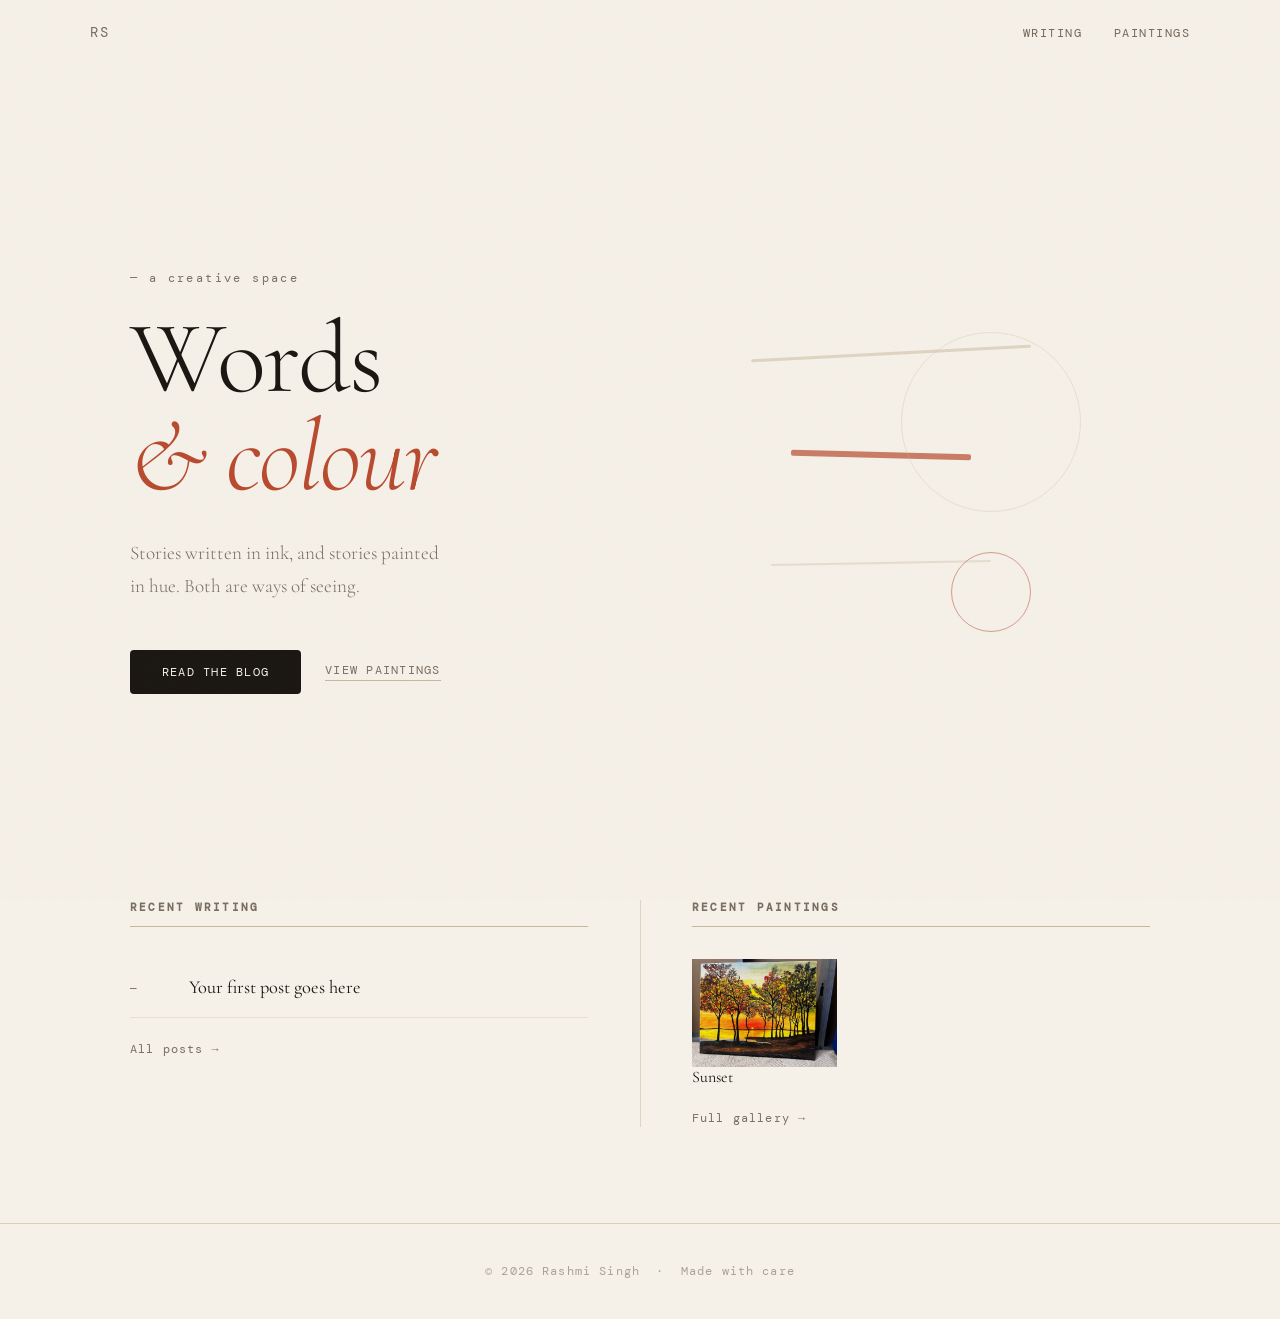
<file: index.html>
<!DOCTYPE html>
<html lang="en">
<head>
  <meta charset="UTF-8" />
  <meta name="viewport" content="width=device-width, initial-scale=1.0"/>
  <title>Rashmi Singh — Words & Art</title>
  <link rel="preconnect" href="https://fonts.googleapis.com">
  <link href="https://fonts.googleapis.com/css2?family=Cormorant+Garamond:ital,wght@0,300;0,400;0,600;1,300;1,400&family=DM+Mono:wght@300;400&display=swap" rel="stylesheet">
  <link rel="stylesheet" href="assets/css/styles.css">
</head>
<body>
  <div class="noise"></div>
  <header class="site-header">
    <div class="header-inner">
      <a href="index.html" class="wordmark">RS</a>
      <nav>
        <a href="blogs/index.html">Writing</a>
        <a href="paintings/index.html">Paintings</a>
      </nav>
    </div>
  </header>
  <main class="hero">
    <div class="hero-text">
      <p class="eyebrow">— a creative space</p>
      <h1>Words<br/><em>&amp; colour</em></h1>
      <p class="tagline">Stories written in ink, and stories painted in hue. Both are ways of seeing.</p>
      <div class="cta-row">
        <a href="blogs/index.html" class="cta-primary">Read the blog</a>
        <a href="paintings/index.html" class="cta-secondary">View paintings</a>
      </div>
    </div>
    <div class="hero-visual">
      <div class="canvas-deco">
        <div class="stroke s1"></div>
        <div class="stroke s2"></div>
        <div class="stroke s3"></div>
        <div class="circle c1"></div>
        <div class="circle c2"></div>
      </div>
    </div>
  </main>
  <section class="recent-row">
    <div class="recent-col">
      <h2 class="section-label">Recent Writing</h2>
      <ul class="post-list" id="recent-blogs">
        <li class="post-item placeholder">
          <span class="post-date">—</span>
          <a href="blogs/posts/_template.html" class="post-title">Your first post goes here</a>
        </li>
      </ul>
      <a href="blogs/index.html" class="see-all">All posts →</a>
    </div>
    <div class="divider-v"></div>
    <div class="recent-col">
      <h2 class="section-label">Recent Paintings</h2>
      <div class="thumb-grid" id="recent-paintings">
        <a href="paintings/index.html" class="thumb-link">
          <img
            src="paintings/images/Sunset.jpg"
            alt="Sunset — a painting by Rashmi Singh"
            class="thumb-img"
          />
          <span class="thumb-caption">Sunset</span>
        </a>
      </div>
      <a href="paintings/index.html" class="see-all">Full gallery →</a>
    </div>
  </section>
  <footer class="site-footer">
    <p>© <span id="yr"></span> Rashmi Singh &nbsp;·&nbsp; Made with care</p>
  </footer>
  <script src="assets/js/main.js"></script>
  <script>document.getElementById('yr').textContent = new Date().getFullYear();</script>
</body>
</html>
</file>
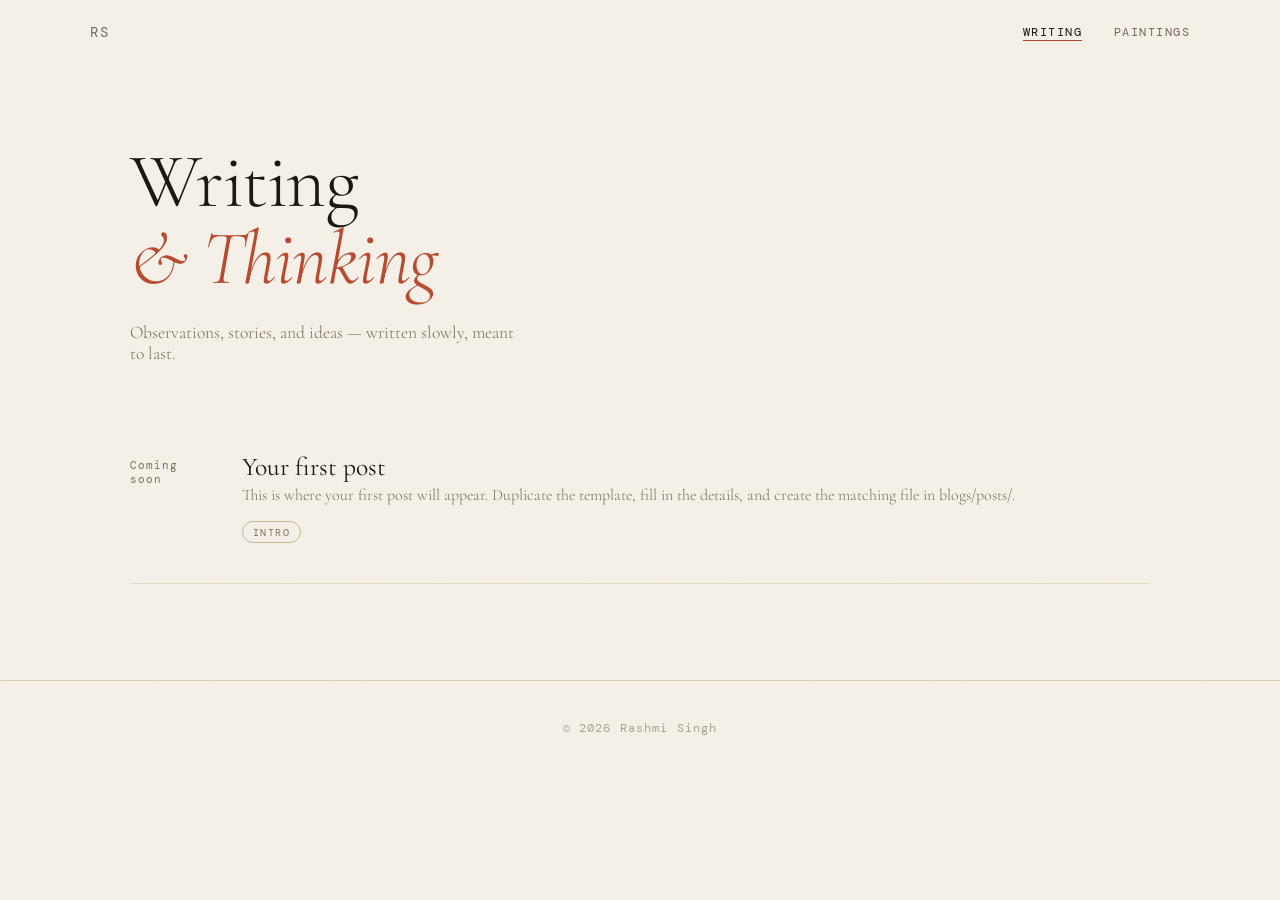
<file: blogs/index.html>
<!DOCTYPE html>
<html lang="en">
<head>
  <meta charset="UTF-8"/>
  <meta name="viewport" content="width=device-width, initial-scale=1.0"/>
  <title>Writing — Rashmi Singh</title>
  <link rel="preconnect" href="https://fonts.googleapis.com">
  <link href="https://fonts.googleapis.com/css2?family=Cormorant+Garamond:ital,wght@0,300;0,400;0,600;1,300;1,400&family=DM+Mono:wght@300;400&display=swap" rel="stylesheet">
  <link rel="stylesheet" href="../assets/css/styles.css">
</head>
<body>
  <div class="noise"></div>
  <header class="site-header">
    <div class="header-inner">
      <a href="../index.html" class="wordmark">RS</a>
      <nav>
        <a href="../blogs/index.html">Writing</a>
        <a href="../paintings/index.html">Paintings</a>
      </nav>
    </div>
  </header>
  <section class="page-hero">
    <h1>Writing<br/><em>&amp; Thinking</em></h1>
    <p>Observations, stories, and ideas — written slowly, meant to last.</p>
  </section>
  <ul class="blog-list">
    <li class="blog-entry">
      <span class="blog-entry-date">Coming<br/>soon</span>
      <div>
        <a href="posts/_template.html" class="blog-entry-title">Your first post</a>
        <p class="blog-entry-excerpt">This is where your first post will appear. Duplicate the template, fill in the details, and create the matching file in blogs/posts/.</p>
        <span class="blog-entry-tag">intro</span>
      </div>
    </li>
  </ul>
  <footer class="site-footer">
    <p>© <span id="yr"></span> Rashmi Singh</p>
  </footer>
  <script src="../assets/js/main.js"></script>
  <script>document.getElementById('yr').textContent = new Date().getFullYear();</script>
</body>
</html>
</file>
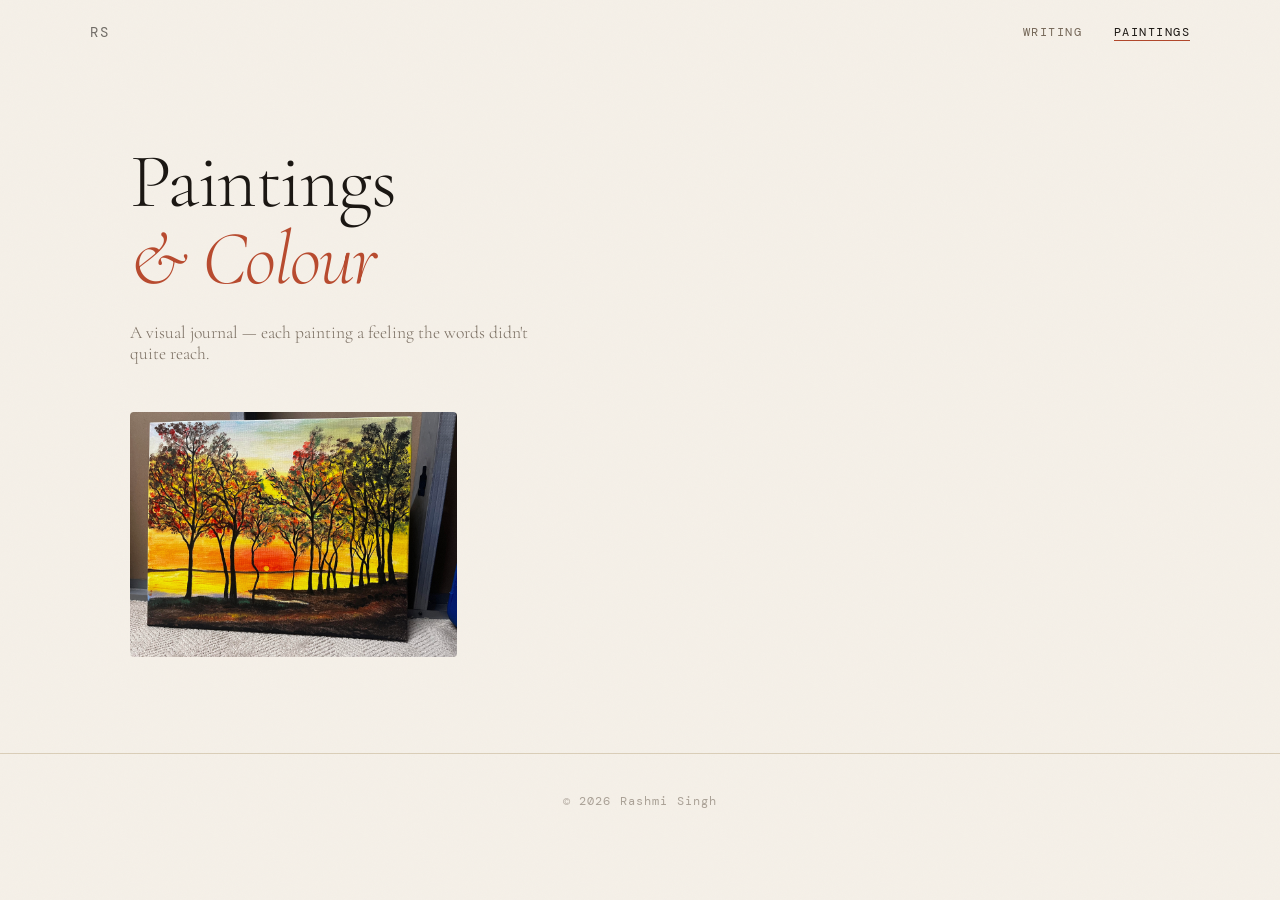
<file: paintings/index.html>
<!DOCTYPE html>
<html lang="en">
<head>
  <meta charset="UTF-8"/>
  <meta name="viewport" content="width=device-width, initial-scale=1.0"/>
  <title>Paintings — Rashmi Singh</title>
  <link rel="preconnect" href="https://fonts.googleapis.com">
  <link href="https://fonts.googleapis.com/css2?family=Cormorant+Garamond:ital,wght@0,300;0,400;0,600;1,300;1,400&family=DM+Mono:wght@300;400&display=swap" rel="stylesheet">
  <link rel="stylesheet" href="../assets/css/styles.css">
</head>
<body>
  <div class="noise"></div>
  <header class="site-header">
    <div class="header-inner">
      <a href="../index.html" class="wordmark">RS</a>
      <nav>
        <a href="../blogs/index.html">Writing</a>
        <a href="../paintings/index.html">Paintings</a>
      </nav>
    </div>
  </header>
  <section class="page-hero">
    <h1>Paintings<br/><em>&amp; Colour</em></h1>
    <p>A visual journal — each painting a feeling the words didn't quite reach.</p>
  </section>
  <div class="gallery-grid">
    <div class="gallery-item">
      <img src="images/Sunset.jpg" alt="Sunset through the trees" loading="lazy" />
      <div class="gallery-caption">
        <span class="gallery-caption-text">Sunset, 2025 — Acrylic on Canvas</span>
      </div>
    </div>
  </div>
  <footer class="site-footer">
    <p>© <span id="yr"></span> Rashmi Singh</p>
  </footer>
  <script src="../assets/js/main.js"></script>
  <script>document.getElementById('yr').textContent = new Date().getFullYear();</script>
</body>
</html>
</file>
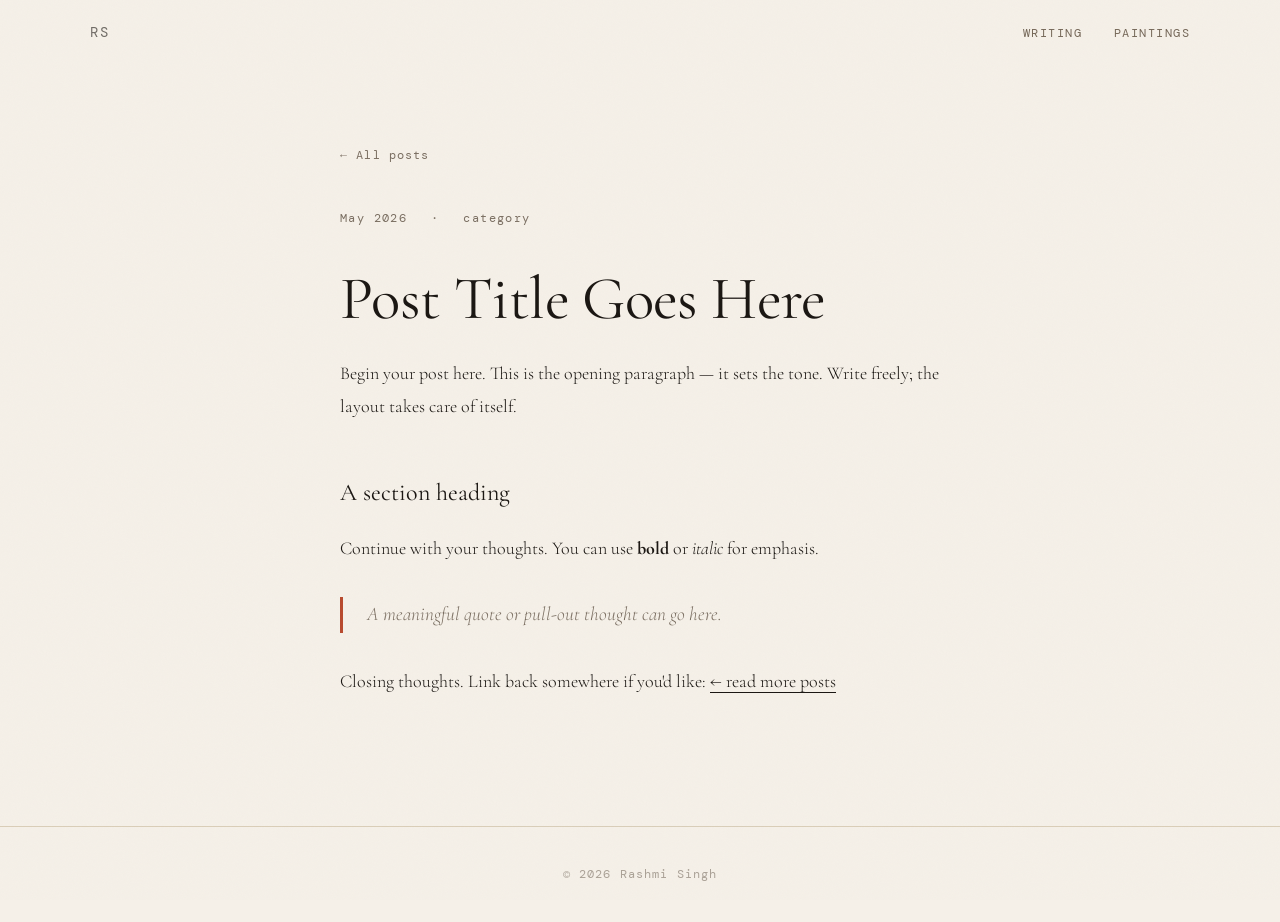
<file: blogs/posts/_template.html>
<!DOCTYPE html>
<html lang="en">
<head>
  <meta charset="UTF-8"/>
  <meta name="viewport" content="width=device-width, initial-scale=1.0"/>
  <!-- ✏️ Change this title for each post -->
  <title>Post Title — Rashmi Singh</title>
  <link rel="preconnect" href="https://fonts.googleapis.com">
  <link href="https://fonts.googleapis.com/css2?family=Cormorant+Garamond:ital,wght@0,300;0,400;0,600;1,300;1,400&family=DM+Mono:wght@300;400&display=swap" rel="stylesheet">
  <link rel="stylesheet" href="../../assets/css/styles.css">
</head>
<body>

  <div class="noise"></div>

  <header class="site-header">
    <div class="header-inner">
      <a href="../../index.html" class="wordmark">RS</a>
      <nav>
        <a href="../../blogs/index.html">Writing</a>
        <a href="../../paintings/index.html">Paintings</a>
      </nav>
    </div>
  </header>

  <article class="post-container">

    <a href="../index.html" class="back-link">← All posts</a>

    <div class="post-meta">
      <!-- ✏️ Update date and tag -->
      <span>May 2026</span>
      <span>·</span>
      <span>category</span>
    </div>

    <!-- ✏️ Your post title -->
    <h1>Post Title Goes Here</h1>

    <div class="post-body">

      <!-- ✏️ Write your post content below using standard HTML -->

      <p>
        Begin your post here. This is the opening paragraph — it sets the tone.
        Write freely; the layout takes care of itself.
      </p>

      <h2>A section heading</h2>

      <p>
        Continue with your thoughts. You can use <strong>bold</strong> or
        <em>italic</em> for emphasis.
      </p>

      <blockquote>
        A meaningful quote or pull-out thought can go here.
      </blockquote>

      <p>
        Closing thoughts. Link back somewhere if you'd like:
        <a href="../index.html" style="border-bottom:1px solid currentColor;">← read more posts</a>
      </p>

    </div>

  </article>

  <footer class="site-footer">
    <p>© <span id="yr"></span> Rashmi Singh</p>
  </footer>

  <script src="../../assets/js/main.js"></script>
  <script>document.getElementById('yr').textContent = new Date().getFullYear();</script>
</body>
</html>
</file>
<file: assets/css/styles.css>
/* ===== DESIGN TOKENS ===== */
:root {
  --ink:       #1a1612;
  --paper:     #f5f0e8;
  --warm-mid:  #c8b89a;
  --accent:    #b84a2e;
  --muted:     #7a6e61;
  --serif:     'Cormorant Garamond', Georgia, serif;
  --mono:      'DM Mono', monospace;
  --radius:    4px;
  --max-w:     1100px;
  --ease:      cubic-bezier(0.25, 0.46, 0.45, 0.94);
}

/* ===== RESET ===== */
*, *::before, *::after { box-sizing: border-box; margin: 0; padding: 0; }
html { scroll-behavior: smooth; }
body {
  font-family: var(--serif);
  background: var(--paper);
  color: var(--ink);
  min-height: 100vh;
  overflow-x: hidden;
}
a { color: inherit; text-decoration: none; }
img { display: block; max-width: 100%; }

/* ===== NOISE OVERLAY ===== */
.noise {
  pointer-events: none;
  position: fixed;
  inset: 0;
  z-index: 999;
  opacity: 0.025;
  background-image: url("data:image/svg+xml,%3Csvg viewBox='0 0 200 200' xmlns='http://www.w3.org/2000/svg'%3E%3Cfilter id='n'%3E%3CfeTurbulence type='fractalNoise' baseFrequency='0.9' numOctaves='4' stitchTiles='stitch'/%3E%3C/filter%3E%3Crect width='100%25' height='100%25' filter='url(%23n)'/%3E%3C/svg%3E");
  background-size: 150px;
}

/* ===== HEADER ===== */
.site-header {
  position: fixed;
  top: 0; left: 0; right: 0;
  z-index: 100;
  mix-blend-mode: multiply;
  padding: 1.5rem 2.5rem;
}
.header-inner {
  max-width: var(--max-w);
  margin: 0 auto;
  display: flex;
  justify-content: space-between;
  align-items: center;
}
.wordmark {
  font-family: var(--mono);
  font-size: 0.85rem;
  letter-spacing: 0.15em;
  color: var(--ink);
  opacity: 0.6;
  transition: opacity 0.2s;
}
.wordmark:hover { opacity: 1; }
nav { display: flex; gap: 2rem; }
nav a {
  font-family: var(--mono);
  font-size: 0.75rem;
  letter-spacing: 0.12em;
  text-transform: uppercase;
  color: var(--muted);
  transition: color 0.2s;
  position: relative;
}
nav a::after {
  content: '';
  position: absolute;
  bottom: -2px; left: 0; right: 0;
  height: 1px;
  background: var(--accent);
  transform: scaleX(0);
  transform-origin: left;
  transition: transform 0.3s var(--ease);
}
nav a:hover { color: var(--ink); }
nav a:hover::after { transform: scaleX(1); }

/* ===== HERO ===== */
.hero {
  min-height: 100vh;
  display: grid;
  grid-template-columns: 1fr 1fr;
  align-items: center;
  max-width: var(--max-w);
  margin: 0 auto;
  padding: 8rem 2.5rem 4rem;
  gap: 4rem;
}
.eyebrow {
  font-family: var(--mono);
  font-size: 0.75rem;
  letter-spacing: 0.2em;
  color: var(--muted);
  margin-bottom: 1.5rem;
}
.hero-text h1 {
  font-size: clamp(4rem, 8vw, 7rem);
  font-weight: 300;
  line-height: 0.95;
  letter-spacing: -0.02em;
  margin-bottom: 2rem;
}
.hero-text h1 em {
  font-style: italic;
  color: var(--accent);
}
.tagline {
  font-size: 1.2rem;
  font-weight: 300;
  color: var(--muted);
  line-height: 1.7;
  max-width: 36ch;
  margin-bottom: 3rem;
}
.cta-row { display: flex; gap: 1.5rem; align-items: center; flex-wrap: wrap; }
.cta-primary {
  font-family: var(--mono);
  font-size: 0.78rem;
  letter-spacing: 0.1em;
  text-transform: uppercase;
  background: var(--ink);
  color: var(--paper);
  padding: 0.85rem 2rem;
  border-radius: var(--radius);
  transition: background 0.2s, transform 0.2s;
}
.cta-primary:hover { background: var(--accent); transform: translateY(-1px); }
.cta-secondary {
  font-family: var(--mono);
  font-size: 0.78rem;
  letter-spacing: 0.1em;
  text-transform: uppercase;
  color: var(--muted);
  border-bottom: 1px solid var(--warm-mid);
  padding-bottom: 2px;
  transition: color 0.2s, border-color 0.2s;
}
.cta-secondary:hover { color: var(--ink); border-color: var(--ink); }

/* ===== HERO VISUAL / DECO ===== */
.hero-visual {
  display: flex;
  align-items: center;
  justify-content: center;
  animation: fadeUp 1.2s var(--ease) 0.3s both;
}
.canvas-deco {
  position: relative;
  width: 360px;
  height: 420px;
}
.stroke {
  position: absolute;
  border-radius: 2px;
  background: var(--warm-mid);
}
.s1 { width: 280px; height: 3px; top: 80px; left: 20px; opacity: 0.5; transform: rotate(-3deg); }
.s2 { width: 180px; height: 6px; top: 180px; left: 60px; background: var(--accent); opacity: 0.7; transform: rotate(1.5deg); }
.s3 { width: 220px; height: 2px; top: 290px; left: 40px; opacity: 0.35; transform: rotate(-1deg); }
.circle {
  position: absolute;
  border-radius: 50%;
  border: 1.5px solid var(--warm-mid);
}
.c1 { width: 180px; height: 180px; top: 60px; right: 10px; opacity: 0.3; }
.c2 { width: 80px; height: 80px; bottom: 60px; right: 60px; border-color: var(--accent); opacity: 0.5; }

/* ===== RECENT ROW ===== */
.recent-row {
  max-width: var(--max-w);
  margin: 0 auto 6rem;
  padding: 0 2.5rem;
  display: grid;
  grid-template-columns: 1fr 40px 1fr;
  gap: 2rem;
}
.divider-v {
  border-left: 1px solid var(--warm-mid);
  margin: 0 auto;
  opacity: 0.5;
}
.section-label {
  font-family: var(--mono);
  font-size: 0.7rem;
  letter-spacing: 0.2em;
  text-transform: uppercase;
  color: var(--muted);
  margin-bottom: 2rem;
  padding-bottom: 0.75rem;
  border-bottom: 1px solid var(--warm-mid);
}
.post-list { list-style: none; }
.post-item {
  display: flex;
  gap: 1.5rem;
  align-items: baseline;
  padding: 1rem 0;
  border-bottom: 1px solid rgba(200,184,154,0.3);
}
.post-date {
  font-family: var(--mono);
  font-size: 0.7rem;
  color: var(--muted);
  min-width: 5ch;
  white-space: nowrap;
}
.post-title {
  font-size: 1.15rem;
  font-weight: 400;
  line-height: 1.4;
  transition: color 0.2s;
}
.post-title:hover { color: var(--accent); }
.see-all {
  display: inline-block;
  margin-top: 1.5rem;
  font-family: var(--mono);
  font-size: 0.72rem;
  letter-spacing: 0.1em;
  color: var(--muted);
  transition: color 0.2s;
}
.see-all:hover { color: var(--accent); }

/* ===== THUMB GRID ===== */
.thumb-grid {
  display: grid;
  grid-template-columns: repeat(auto-fill, minmax(120px, 1fr));
  gap: 0.75rem;
}
.thumb-placeholder {
  aspect-ratio: 4/5;
  background: var(--warm-mid);
  opacity: 0.2;
  border-radius: var(--radius);
  display: flex;
  align-items: center;
  justify-content: center;
  font-family: var(--mono);
  font-size: 0.65rem;
  color: var(--muted);
}
.painting-thumb {
  aspect-ratio: 4/5;
  object-fit: cover;
  border-radius: var(--radius);
  transition: transform 0.3s var(--ease), box-shadow 0.3s;
}
.painting-thumb:hover {
  transform: translateY(-4px);
  box-shadow: 0 12px 32px rgba(26,22,18,0.15);
}

/* ===== FOOTER ===== */
.site-footer {
  text-align: center;
  padding: 2.5rem;
  font-family: var(--mono);
  font-size: 0.72rem;
  letter-spacing: 0.1em;
  color: var(--muted);
  border-top: 1px solid var(--warm-mid);
  opacity: 0.6;
}

/* ===== PAGE TITLES (shared across sub-pages) ===== */
.page-hero {
  max-width: var(--max-w);
  margin: 0 auto;
  padding: 9rem 2.5rem 3rem;
}
.page-hero h1 {
  font-size: clamp(3rem, 6vw, 5.5rem);
  font-weight: 300;
  letter-spacing: -0.02em;
  line-height: 1;
}
.page-hero h1 em { font-style: italic; color: var(--accent); }
.page-hero p {
  margin-top: 1.5rem;
  font-size: 1.1rem;
  font-weight: 300;
  color: var(--muted);
  max-width: 50ch;
}

/* ===== BLOG LISTING ===== */
.blog-list {
  max-width: var(--max-w);
  margin: 0 auto 6rem;
  padding: 0 2.5rem;
  list-style: none;
}
.blog-entry {
  display: grid;
  grid-template-columns: 80px 1fr;
  gap: 2rem;
  padding: 2.5rem 0;
  border-bottom: 1px solid rgba(200,184,154,0.4);
  align-items: start;
  transition: opacity 0.2s;
}
.blog-entry:hover { opacity: 0.85; }
.blog-entry-date {
  font-family: var(--mono);
  font-size: 0.68rem;
  letter-spacing: 0.1em;
  color: var(--muted);
  padding-top: 0.4rem;
}
.blog-entry-title {
  font-size: 1.6rem;
  font-weight: 400;
  margin-bottom: 0.5rem;
  line-height: 1.2;
}
.blog-entry-title:hover { color: var(--accent); }
.blog-entry-excerpt {
  font-size: 1rem;
  font-weight: 300;
  color: var(--muted);
  line-height: 1.7;
}
.blog-entry-tag {
  display: inline-block;
  margin-top: 0.75rem;
  font-family: var(--mono);
  font-size: 0.65rem;
  letter-spacing: 0.15em;
  text-transform: uppercase;
  border: 1px solid var(--warm-mid);
  padding: 0.2rem 0.6rem;
  border-radius: 999px;
  color: var(--muted);
}

/* ===== GALLERY GRID ===== */
.gallery-grid {
  max-width: var(--max-w);
  margin: 0 auto 6rem;
  padding: 0 2.5rem;
  columns: 3;
  column-gap: 1.25rem;
}
.gallery-item {
  break-inside: avoid;
  margin-bottom: 1.25rem;
  position: relative;
  overflow: hidden;
  border-radius: var(--radius);
  cursor: pointer;
}
.gallery-item img {
  width: 100%;
  display: block;
  transition: transform 0.5s var(--ease);
}
.gallery-item:hover img { transform: scale(1.04); }
.gallery-caption {
  position: absolute;
  inset: 0;
  background: linear-gradient(to top, rgba(26,22,18,0.75) 0%, transparent 60%);
  opacity: 0;
  transition: opacity 0.3s;
  display: flex;
  align-items: flex-end;
  padding: 1.25rem;
}
.gallery-item:hover .gallery-caption { opacity: 1; }
.gallery-caption-text {
  color: var(--paper);
  font-size: 0.9rem;
  font-weight: 300;
  font-style: italic;
}

/* ===== BLOG POST ===== */
.post-container {
  max-width: 680px;
  margin: 0 auto 8rem;
  padding: 9rem 2.5rem 0;
}
.post-meta {
  font-family: var(--mono);
  font-size: 0.72rem;
  letter-spacing: 0.12em;
  color: var(--muted);
  margin-bottom: 2.5rem;
  display: flex;
  gap: 1.5rem;
}
.post-container h1 {
  font-size: clamp(2.5rem, 5vw, 3.8rem);
  font-weight: 400;
  line-height: 1.1;
  margin-bottom: 1.5rem;
  letter-spacing: -0.01em;
}
.post-body {
  font-size: 1.125rem;
  font-weight: 300;
  line-height: 1.85;
  color: var(--ink);
}
.post-body p { margin-bottom: 1.5rem; }
.post-body h2 { font-size: 1.5rem; font-weight: 400; margin: 3rem 0 1rem; }
.post-body blockquote {
  border-left: 3px solid var(--accent);
  padding-left: 1.5rem;
  margin: 2rem 0;
  font-style: italic;
  color: var(--muted);
  font-size: 1.2rem;
}
.back-link {
  display: inline-flex;
  align-items: center;
  gap: 0.5rem;
  font-family: var(--mono);
  font-size: 0.72rem;
  letter-spacing: 0.1em;
  color: var(--muted);
  margin-bottom: 3rem;
  transition: color 0.2s;
}
.back-link:hover { color: var(--accent); }

/* ===== ANIMATIONS ===== */
@keyframes fadeUp {
  from { opacity: 0; transform: translateY(20px); }
  to   { opacity: 1; transform: translateY(0); }
}
.hero-text { animation: fadeUp 1s var(--ease) 0.1s both; }
.recent-row { animation: fadeUp 1s var(--ease) 0.4s both; }

/* ===== RESPONSIVE ===== */
@media (max-width: 768px) {
  .hero {
    grid-template-columns: 1fr;
    padding: 7rem 1.5rem 3rem;
    min-height: auto;
  }
  .hero-visual { display: none; }
  .recent-row {
    grid-template-columns: 1fr;
    padding: 0 1.5rem;
  }
  .divider-v { display: none; }
  .gallery-grid { columns: 2; padding: 0 1.5rem; }
  .site-header { padding: 1.25rem 1.5rem; }
}
</file>
